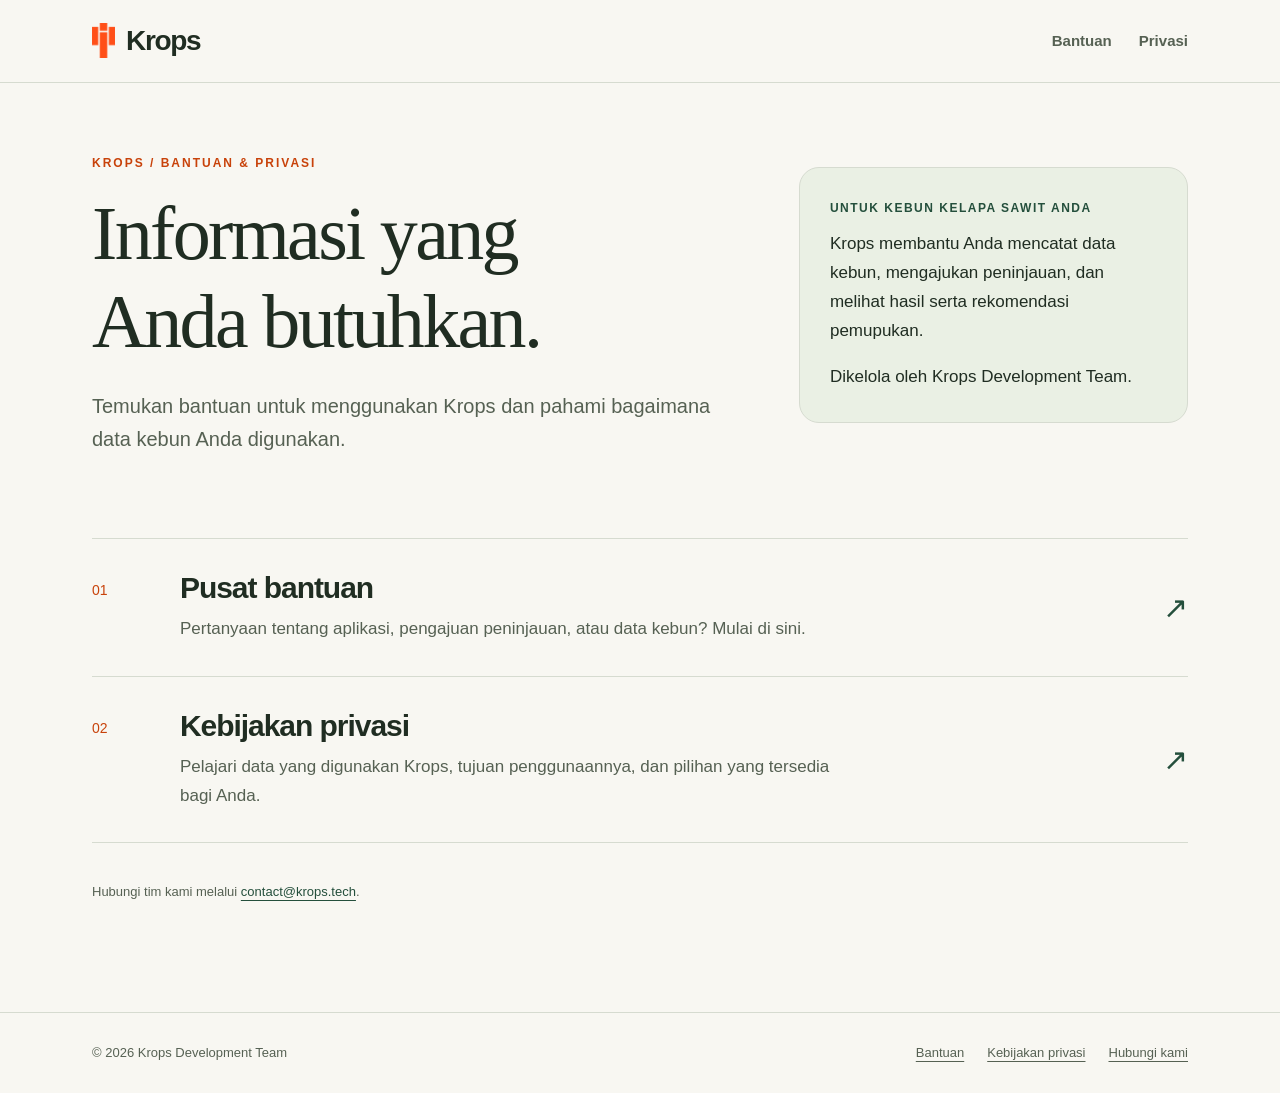
<file: index.html>
<!doctype html>
<html lang="id">
<head>
  <meta charset="utf-8">
  <meta name="viewport" content="width=device-width, initial-scale=1">
  <meta name="description" content="Pusat bantuan dan kebijakan privasi Krops, aplikasi untuk data kebun dan perencanaan pemupukan kelapa sawit.">
  <meta name="theme-color" content="#f8f7f2">
  <title>Krops — Bantuan &amp; Privasi</title>
  <link rel="icon" type="image/png" href="assets/krops-mark.png">
  <link rel="stylesheet" href="assets/site.css">
</head>
<body>
  <a class="skip-link" href="#utama">Lewati ke konten utama</a>
  <header class="site-header">
    <div class="header-inner">
      <a class="brand" href="./" aria-label="Krops, halaman utama"><img src="assets/krops-mark.png" alt="" width="23" height="35">Krops</a>
      <nav class="site-nav" aria-label="Navigasi utama">
        <a href="support/">Bantuan</a>
        <a href="privacy/">Privasi</a>
      </nav>
    </div>
  </header>
  <main id="utama">
    <div class="hero">
      <div>
        <p class="eyebrow">Krops / Bantuan &amp; Privasi</p>
        <h1>Informasi yang Anda butuhkan.</h1>
        <p class="lead">Temukan bantuan untuk menggunakan Krops dan pahami bagaimana data kebun Anda digunakan.</p>
      </div>
      <aside class="hero-side" aria-label="Tentang Krops">
        <p class="small-label">Untuk kebun kelapa sawit Anda</p>
        <p>Krops membantu Anda mencatat data kebun, mengajukan peninjauan, dan melihat hasil serta rekomendasi pemupukan.</p>
        <p>Dikelola oleh Krops Development Team.</p>
      </aside>
    </div>
    <div class="home-links">
      <a class="home-link" href="support/">
        <span class="number" aria-hidden="true">01</span>
        <div><h2>Pusat bantuan</h2><p>Pertanyaan tentang aplikasi, pengajuan peninjauan, atau data kebun? Mulai di sini.</p></div>
        <span class="arrow" aria-hidden="true">↗</span>
      </a>
      <a class="home-link" href="privacy/">
        <span class="number" aria-hidden="true">02</span>
        <div><h2>Kebijakan privasi</h2><p>Pelajari data yang digunakan Krops, tujuan penggunaannya, dan pilihan yang tersedia bagi Anda.</p></div>
        <span class="arrow" aria-hidden="true">↗</span>
      </a>
    </div>
    <p class="section-label contact-line">Hubungi tim kami melalui <a href="mailto:contact@krops.tech">contact@krops.tech</a>.</p>
  </main>
  <footer class="site-footer"><div class="footer-inner">
    <span>© 2026 Krops Development Team</span>
    <div class="footer-links"><a href="support/">Bantuan</a><a href="privacy/">Kebijakan privasi</a><a href="mailto:contact@krops.tech">Hubungi kami</a></div>
  </div></footer>
</body>
</html>
</file>
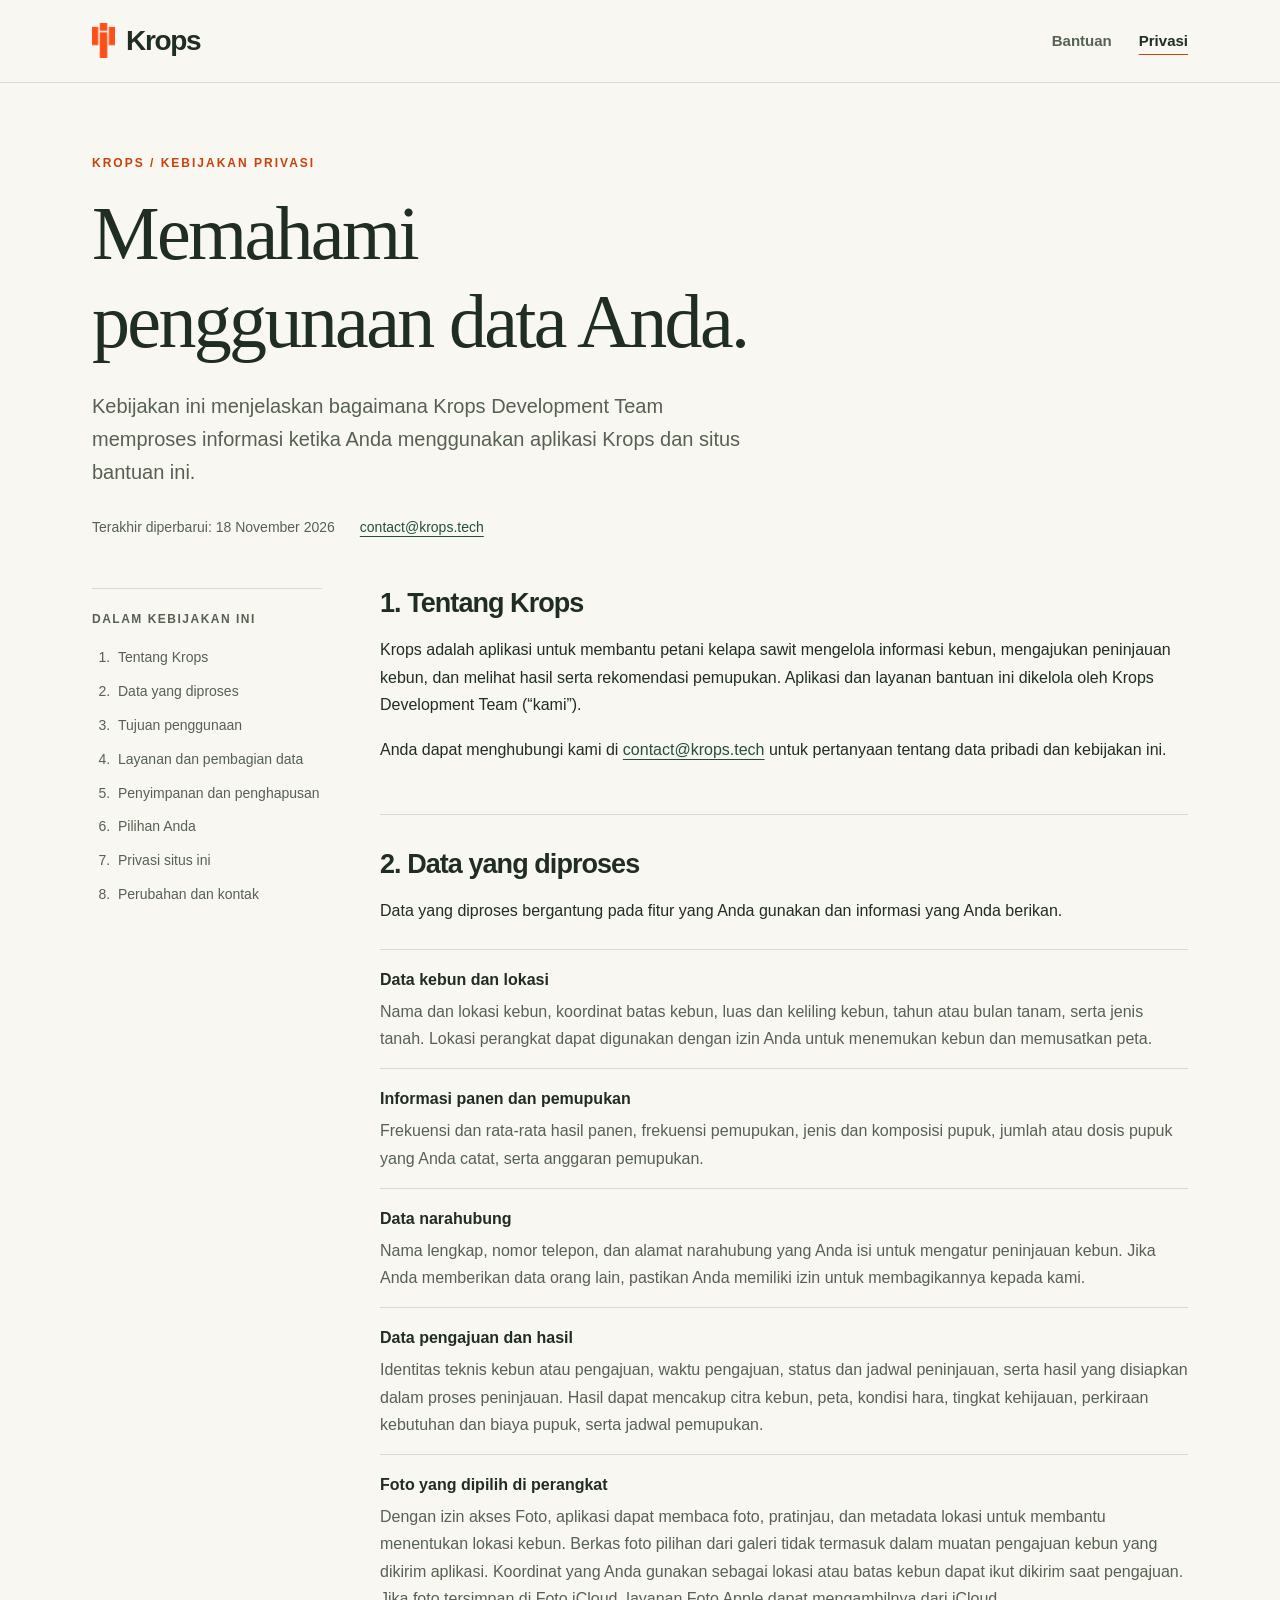
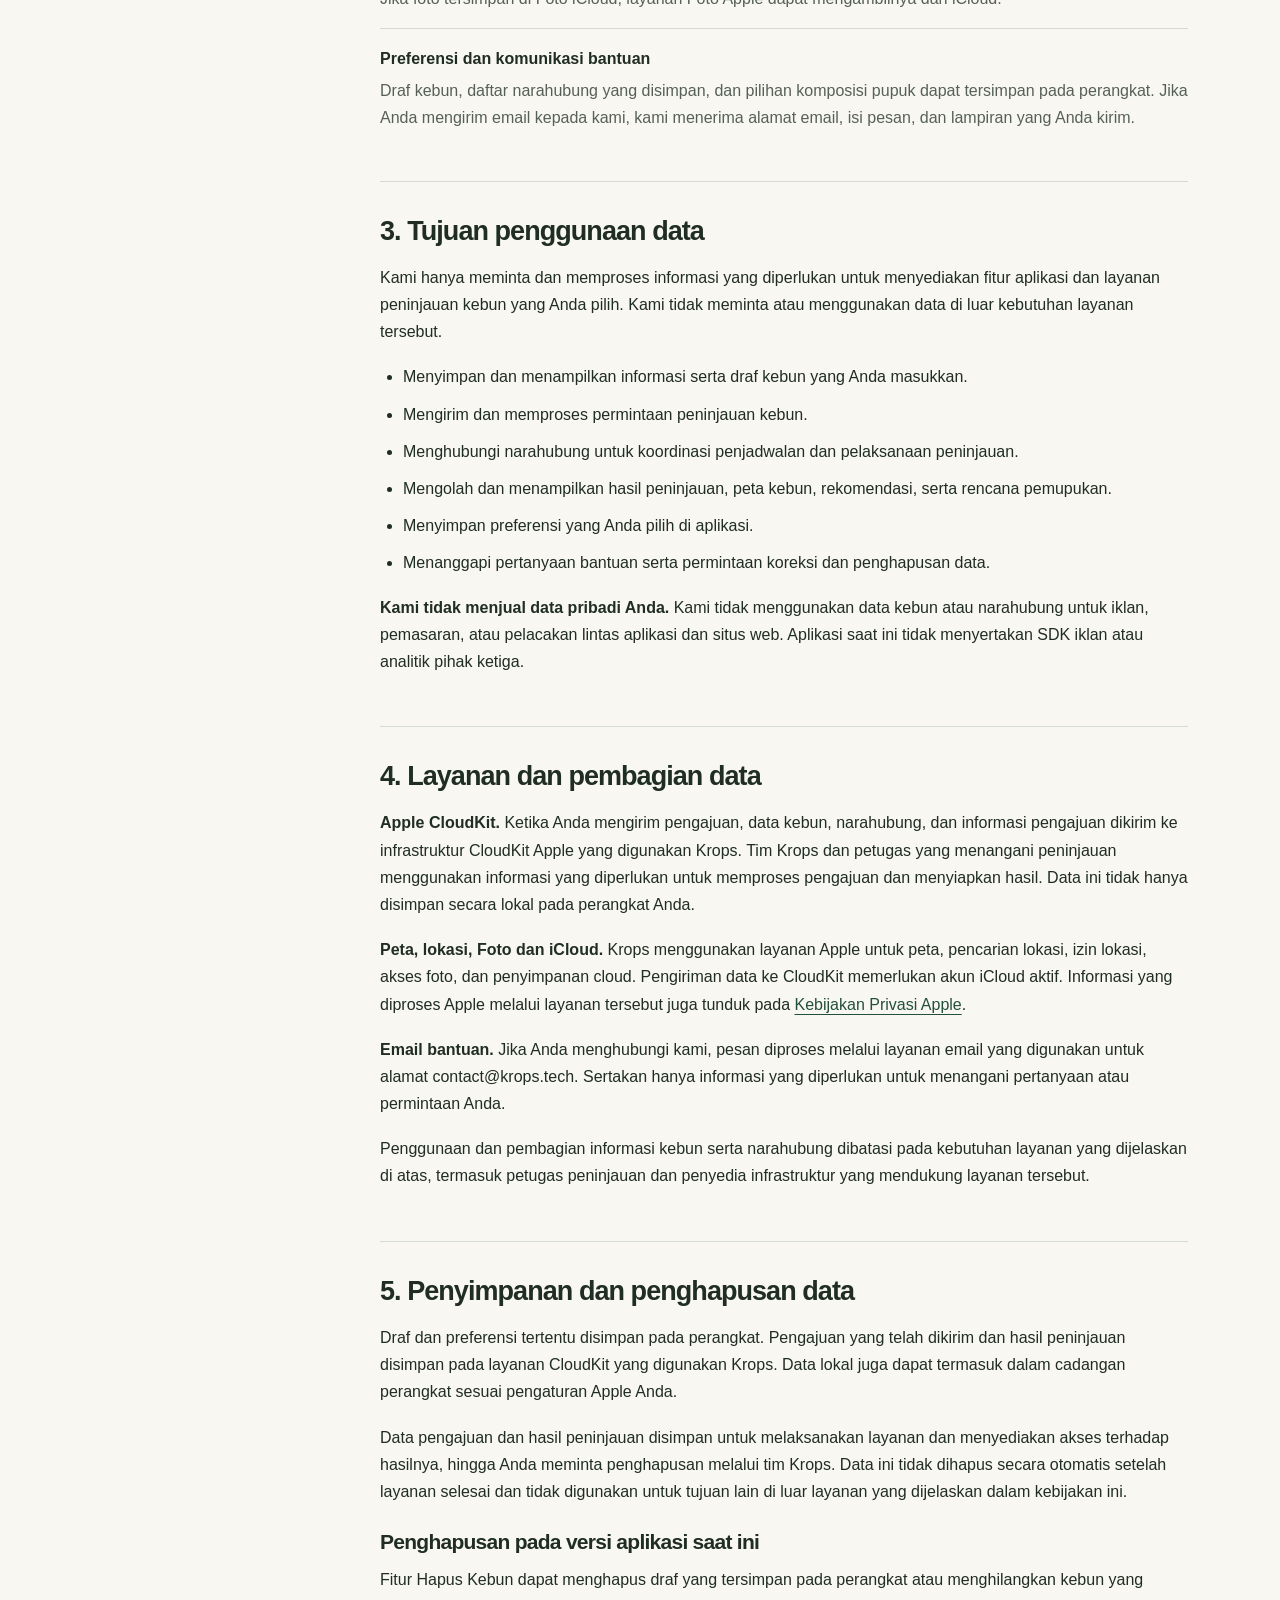
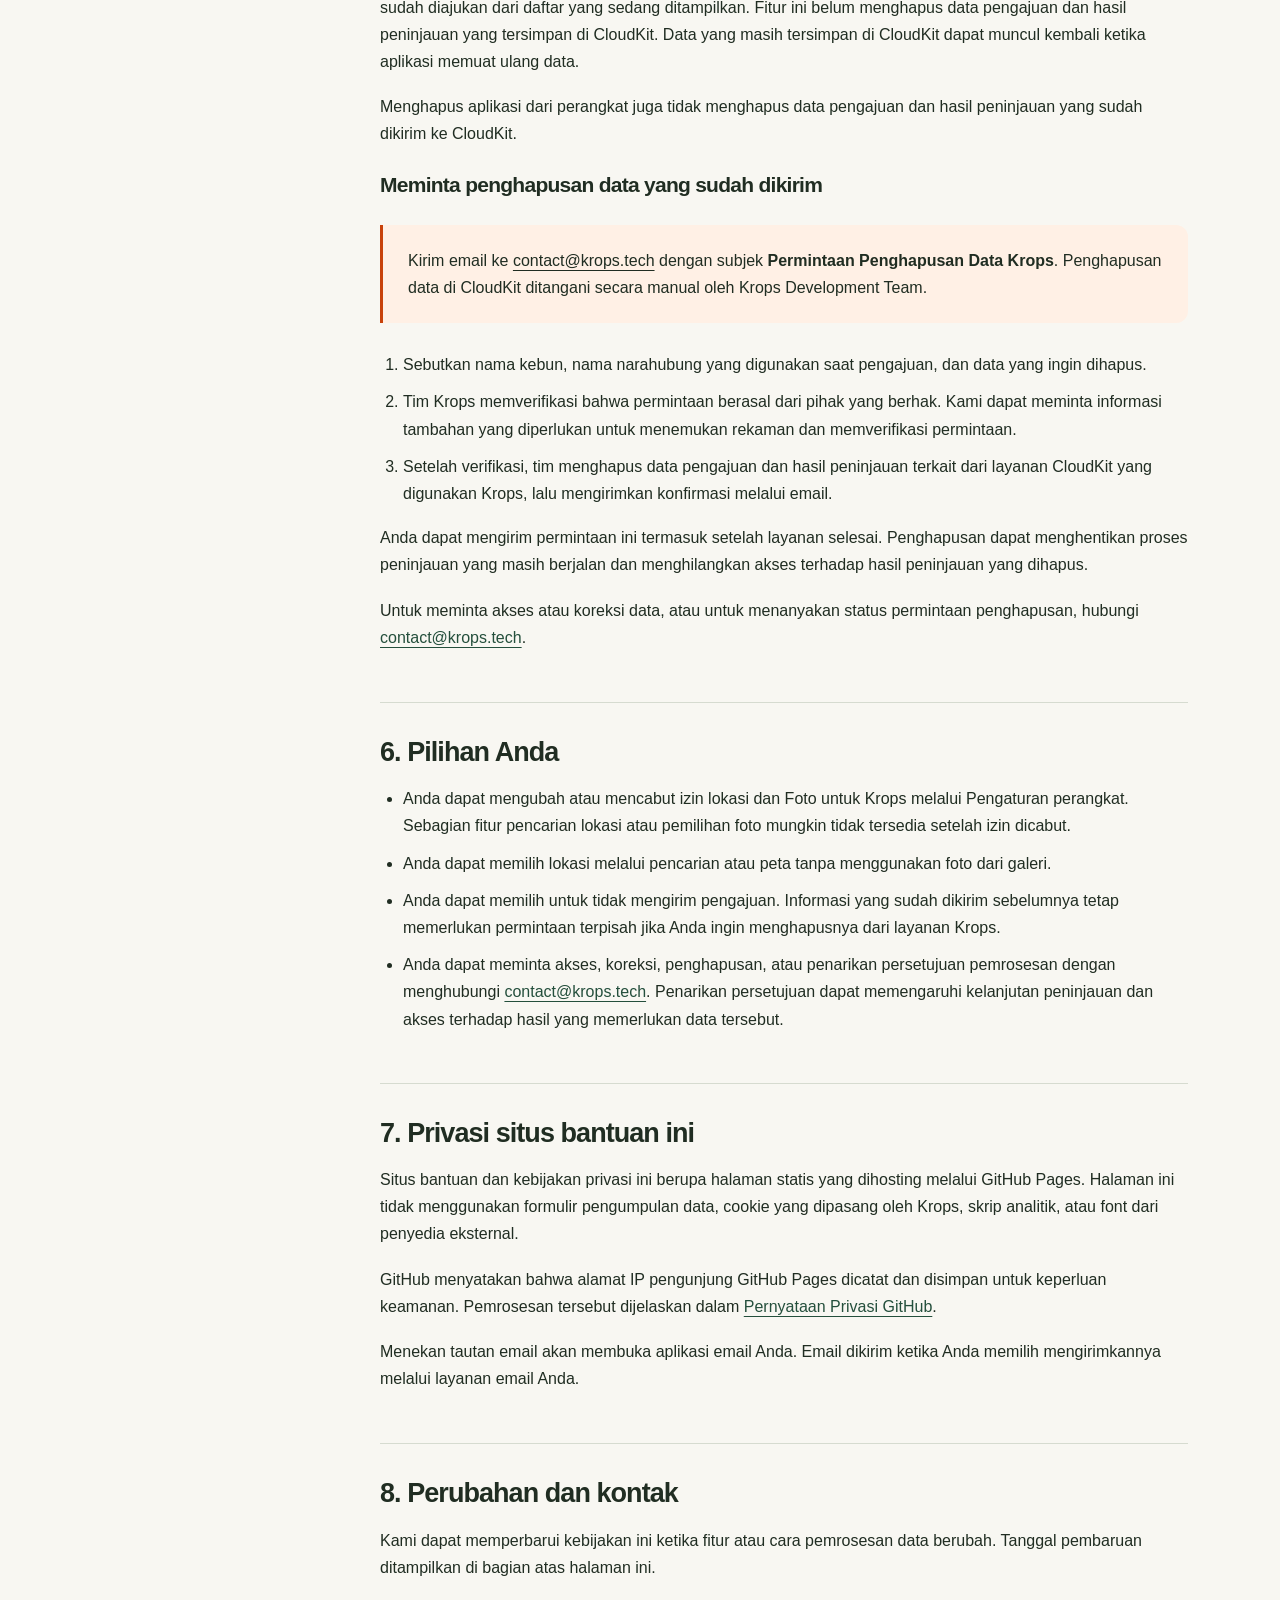
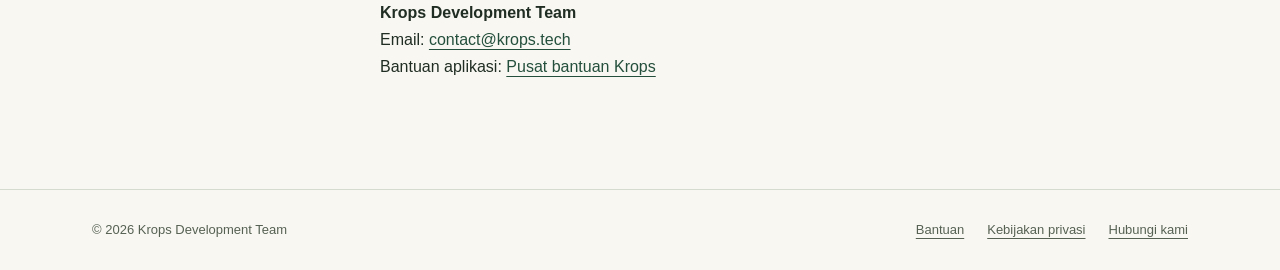
<file: privacy/index.html>
<!doctype html>
<html lang="id">
<head>
  <meta charset="utf-8">
  <meta name="viewport" content="width=device-width, initial-scale=1">
  <meta name="description" content="Kebijakan privasi Krops: informasi tentang data kebun, narahubung, lokasi, penggunaan layanan Apple, serta pilihan dan permintaan penghapusan data.">
  <meta name="theme-color" content="#f8f7f2">
  <title>Kebijakan Privasi — Krops</title>
  <link rel="icon" type="image/png" href="../assets/krops-mark.png">
  <link rel="stylesheet" href="../assets/site.css">
</head>
<body>
  <a class="skip-link" href="#utama">Lewati ke konten utama</a>
  <header class="site-header"><div class="header-inner">
    <a class="brand" href="../" aria-label="Krops, halaman utama"><img src="../assets/krops-mark.png" alt="" width="23" height="35">Krops</a>
    <nav class="site-nav" aria-label="Navigasi utama"><a href="../support/">Bantuan</a><a href="./" aria-current="page">Privasi</a></nav>
  </div></header>
  <main id="utama">
    <div class="page-intro">
      <p class="eyebrow">Krops / Kebijakan privasi</p>
      <h1>Memahami penggunaan data Anda.</h1>
      <p class="lead">Kebijakan ini menjelaskan bagaimana Krops Development Team memproses informasi ketika Anda menggunakan aplikasi Krops dan situs bantuan ini.</p>
      <div class="meta"><span>Terakhir diperbarui: <time datetime="2026-11-18">18 November 2026</time></span><span class="contact-line"><a href="mailto:contact@krops.tech">contact@krops.tech</a></span></div>
    </div>
    <div class="policy-layout">
      <nav class="toc" aria-label="Daftar isi kebijakan privasi">
        <p class="small-label">Dalam kebijakan ini</p>
        <ol>
          <li><a href="#tentang">Tentang Krops</a></li>
          <li><a href="#data">Data yang diproses</a></li>
          <li><a href="#tujuan">Tujuan penggunaan</a></li>
          <li><a href="#layanan">Layanan dan pembagian data</a></li>
          <li><a href="#penyimpanan">Penyimpanan dan penghapusan</a></li>
          <li><a href="#pilihan">Pilihan Anda</a></li>
          <li><a href="#situs">Privasi situs ini</a></li>
          <li><a href="#perubahan">Perubahan dan kontak</a></li>
        </ol>
      </nav>
      <article class="policy-copy" aria-label="Isi kebijakan privasi">
        <section class="policy-section" id="tentang">
          <h2>1. Tentang Krops</h2>
          <p>Krops adalah aplikasi untuk membantu petani kelapa sawit mengelola informasi kebun, mengajukan peninjauan kebun, dan melihat hasil serta rekomendasi pemupukan. Aplikasi dan layanan bantuan ini dikelola oleh Krops Development Team (“kami”).</p>
          <p>Anda dapat menghubungi kami di <a href="mailto:contact@krops.tech">contact@krops.tech</a> untuk pertanyaan tentang data pribadi dan kebijakan ini.</p>
        </section>
        <section class="policy-section" id="data">
          <h2>2. Data yang diproses</h2>
          <p>Data yang diproses bergantung pada fitur yang Anda gunakan dan informasi yang Anda berikan.</p>
          <dl class="data-list">
            <div><dt>Data kebun dan lokasi</dt><dd>Nama dan lokasi kebun, koordinat batas kebun, luas dan keliling kebun, tahun atau bulan tanam, serta jenis tanah. Lokasi perangkat dapat digunakan dengan izin Anda untuk menemukan kebun dan memusatkan peta.</dd></div>
            <div><dt>Informasi panen dan pemupukan</dt><dd>Frekuensi dan rata-rata hasil panen, frekuensi pemupukan, jenis dan komposisi pupuk, jumlah atau dosis pupuk yang Anda catat, serta anggaran pemupukan.</dd></div>
            <div><dt>Data narahubung</dt><dd>Nama lengkap, nomor telepon, dan alamat narahubung yang Anda isi untuk mengatur peninjauan kebun. Jika Anda memberikan data orang lain, pastikan Anda memiliki izin untuk membagikannya kepada kami.</dd></div>
            <div><dt>Data pengajuan dan hasil</dt><dd>Identitas teknis kebun atau pengajuan, waktu pengajuan, status dan jadwal peninjauan, serta hasil yang disiapkan dalam proses peninjauan. Hasil dapat mencakup citra kebun, peta, kondisi hara, tingkat kehijauan, perkiraan kebutuhan dan biaya pupuk, serta jadwal pemupukan.</dd></div>
            <div><dt>Foto yang dipilih di perangkat</dt><dd>Dengan izin akses Foto, aplikasi dapat membaca foto, pratinjau, dan metadata lokasi untuk membantu menentukan lokasi kebun. Berkas foto pilihan dari galeri tidak termasuk dalam muatan pengajuan kebun yang dikirim aplikasi. Koordinat yang Anda gunakan sebagai lokasi atau batas kebun dapat ikut dikirim saat pengajuan. Jika foto tersimpan di Foto iCloud, layanan Foto Apple dapat mengambilnya dari iCloud.</dd></div>
            <div><dt>Preferensi dan komunikasi bantuan</dt><dd>Draf kebun, daftar narahubung yang disimpan, dan pilihan komposisi pupuk dapat tersimpan pada perangkat. Jika Anda mengirim email kepada kami, kami menerima alamat email, isi pesan, dan lampiran yang Anda kirim.</dd></div>
          </dl>
        </section>
        <section class="policy-section" id="tujuan">
          <h2>3. Tujuan penggunaan data</h2>
          <p>Kami hanya meminta dan memproses informasi yang diperlukan untuk menyediakan fitur aplikasi dan layanan peninjauan kebun yang Anda pilih. Kami tidak meminta atau menggunakan data di luar kebutuhan layanan tersebut.</p>
          <ul>
            <li>Menyimpan dan menampilkan informasi serta draf kebun yang Anda masukkan.</li>
            <li>Mengirim dan memproses permintaan peninjauan kebun.</li>
            <li>Menghubungi narahubung untuk koordinasi penjadwalan dan pelaksanaan peninjauan.</li>
            <li>Mengolah dan menampilkan hasil peninjauan, peta kebun, rekomendasi, serta rencana pemupukan.</li>
            <li>Menyimpan preferensi yang Anda pilih di aplikasi.</li>
            <li>Menanggapi pertanyaan bantuan serta permintaan koreksi dan penghapusan data.</li>
          </ul>
          <p><strong>Kami tidak menjual data pribadi Anda.</strong> Kami tidak menggunakan data kebun atau narahubung untuk iklan, pemasaran, atau pelacakan lintas aplikasi dan situs web. Aplikasi saat ini tidak menyertakan SDK iklan atau analitik pihak ketiga.</p>
        </section>
        <section class="policy-section" id="layanan">
          <h2>4. Layanan dan pembagian data</h2>
          <p><strong>Apple CloudKit.</strong> Ketika Anda mengirim pengajuan, data kebun, narahubung, dan informasi pengajuan dikirim ke infrastruktur CloudKit Apple yang digunakan Krops. Tim Krops dan petugas yang menangani peninjauan menggunakan informasi yang diperlukan untuk memproses pengajuan dan menyiapkan hasil. Data ini tidak hanya disimpan secara lokal pada perangkat Anda.</p>
          <p><strong>Peta, lokasi, Foto dan iCloud.</strong> Krops menggunakan layanan Apple untuk peta, pencarian lokasi, izin lokasi, akses foto, dan penyimpanan cloud. Pengiriman data ke CloudKit memerlukan akun iCloud aktif. Informasi yang diproses Apple melalui layanan tersebut juga tunduk pada <a href="https://www.apple.com/legal/privacy/">Kebijakan Privasi Apple</a>.</p>
          <p><strong>Email bantuan.</strong> Jika Anda menghubungi kami, pesan diproses melalui layanan email yang digunakan untuk alamat contact@krops.tech. Sertakan hanya informasi yang diperlukan untuk menangani pertanyaan atau permintaan Anda.</p>
          <p>Penggunaan dan pembagian informasi kebun serta narahubung dibatasi pada kebutuhan layanan yang dijelaskan di atas, termasuk petugas peninjauan dan penyedia infrastruktur yang mendukung layanan tersebut.</p>
        </section>
        <section class="policy-section" id="penyimpanan">
          <h2>5. Penyimpanan dan penghapusan data</h2>
          <p>Draf dan preferensi tertentu disimpan pada perangkat. Pengajuan yang telah dikirim dan hasil peninjauan disimpan pada layanan CloudKit yang digunakan Krops. Data lokal juga dapat termasuk dalam cadangan perangkat sesuai pengaturan Apple Anda.</p>
          <p>Data pengajuan dan hasil peninjauan disimpan untuk melaksanakan layanan dan menyediakan akses terhadap hasilnya, hingga Anda meminta penghapusan melalui tim Krops. Data ini tidak dihapus secara otomatis setelah layanan selesai dan tidak digunakan untuk tujuan lain di luar layanan yang dijelaskan dalam kebijakan ini.</p>
          <h3>Penghapusan pada versi aplikasi saat ini</h3>
          <p>Fitur Hapus Kebun dapat menghapus draf yang tersimpan pada perangkat atau menghilangkan kebun yang sudah diajukan dari daftar yang sedang ditampilkan. Fitur ini belum menghapus data pengajuan dan hasil peninjauan yang tersimpan di CloudKit. Data yang masih tersimpan di CloudKit dapat muncul kembali ketika aplikasi memuat ulang data.</p>
          <p>Menghapus aplikasi dari perangkat juga tidak menghapus data pengajuan dan hasil peninjauan yang sudah dikirim ke CloudKit.</p>
          <h3>Meminta penghapusan data yang sudah dikirim</h3>
          <div class="note"><p>Kirim email ke <a href="mailto:contact@krops.tech?subject=Permintaan%20Penghapusan%20Data%20Krops">contact@krops.tech</a> dengan subjek <strong>Permintaan Penghapusan Data Krops</strong>. Penghapusan data di CloudKit ditangani secara manual oleh Krops Development Team.</p></div>
          <ol>
            <li>Sebutkan nama kebun, nama narahubung yang digunakan saat pengajuan, dan data yang ingin dihapus.</li>
            <li>Tim Krops memverifikasi bahwa permintaan berasal dari pihak yang berhak. Kami dapat meminta informasi tambahan yang diperlukan untuk menemukan rekaman dan memverifikasi permintaan.</li>
            <li>Setelah verifikasi, tim menghapus data pengajuan dan hasil peninjauan terkait dari layanan CloudKit yang digunakan Krops, lalu mengirimkan konfirmasi melalui email.</li>
          </ol>
          <p>Anda dapat mengirim permintaan ini termasuk setelah layanan selesai. Penghapusan dapat menghentikan proses peninjauan yang masih berjalan dan menghilangkan akses terhadap hasil peninjauan yang dihapus.</p>
          <p>Untuk meminta akses atau koreksi data, atau untuk menanyakan status permintaan penghapusan, hubungi <a href="mailto:contact@krops.tech?subject=Permintaan%20Data%20Krops">contact@krops.tech</a>.</p>
        </section>
        <section class="policy-section" id="pilihan">
          <h2>6. Pilihan Anda</h2>
          <ul>
            <li>Anda dapat mengubah atau mencabut izin lokasi dan Foto untuk Krops melalui Pengaturan perangkat. Sebagian fitur pencarian lokasi atau pemilihan foto mungkin tidak tersedia setelah izin dicabut.</li>
            <li>Anda dapat memilih lokasi melalui pencarian atau peta tanpa menggunakan foto dari galeri.</li>
            <li>Anda dapat memilih untuk tidak mengirim pengajuan. Informasi yang sudah dikirim sebelumnya tetap memerlukan permintaan terpisah jika Anda ingin menghapusnya dari layanan Krops.</li>
            <li>Anda dapat meminta akses, koreksi, penghapusan, atau penarikan persetujuan pemrosesan dengan menghubungi <a href="mailto:contact@krops.tech">contact@krops.tech</a>. Penarikan persetujuan dapat memengaruhi kelanjutan peninjauan dan akses terhadap hasil yang memerlukan data tersebut.</li>
          </ul>
        </section>
        <section class="policy-section" id="situs">
          <h2>7. Privasi situs bantuan ini</h2>
          <p>Situs bantuan dan kebijakan privasi ini berupa halaman statis yang dihosting melalui GitHub Pages. Halaman ini tidak menggunakan formulir pengumpulan data, cookie yang dipasang oleh Krops, skrip analitik, atau font dari penyedia eksternal.</p>
          <p>GitHub menyatakan bahwa alamat IP pengunjung GitHub Pages dicatat dan disimpan untuk keperluan keamanan. Pemrosesan tersebut dijelaskan dalam <a href="https://docs.github.com/en/site-policy/privacy-policies/github-general-privacy-statement">Pernyataan Privasi GitHub</a>.</p>
          <p>Menekan tautan email akan membuka aplikasi email Anda. Email dikirim ketika Anda memilih mengirimkannya melalui layanan email Anda.</p>
        </section>
        <section class="policy-section" id="perubahan">
          <h2>8. Perubahan dan kontak</h2>
          <p>Kami dapat memperbarui kebijakan ini ketika fitur atau cara pemrosesan data berubah. Tanggal pembaruan ditampilkan di bagian atas halaman ini.</p>
          <p class="contact-line"><strong>Krops Development Team</strong><br>Email: <a href="mailto:contact@krops.tech">contact@krops.tech</a><br>Bantuan aplikasi: <a href="../support/">Pusat bantuan Krops</a></p>
        </section>
      </article>
    </div>
  </main>
  <footer class="site-footer"><div class="footer-inner">
    <span>© 2026 Krops Development Team</span>
    <div class="footer-links"><a href="../support/">Bantuan</a><a href="./">Kebijakan privasi</a><a href="mailto:contact@krops.tech">Hubungi kami</a></div>
  </div></footer>
</body>
</html>
</file>
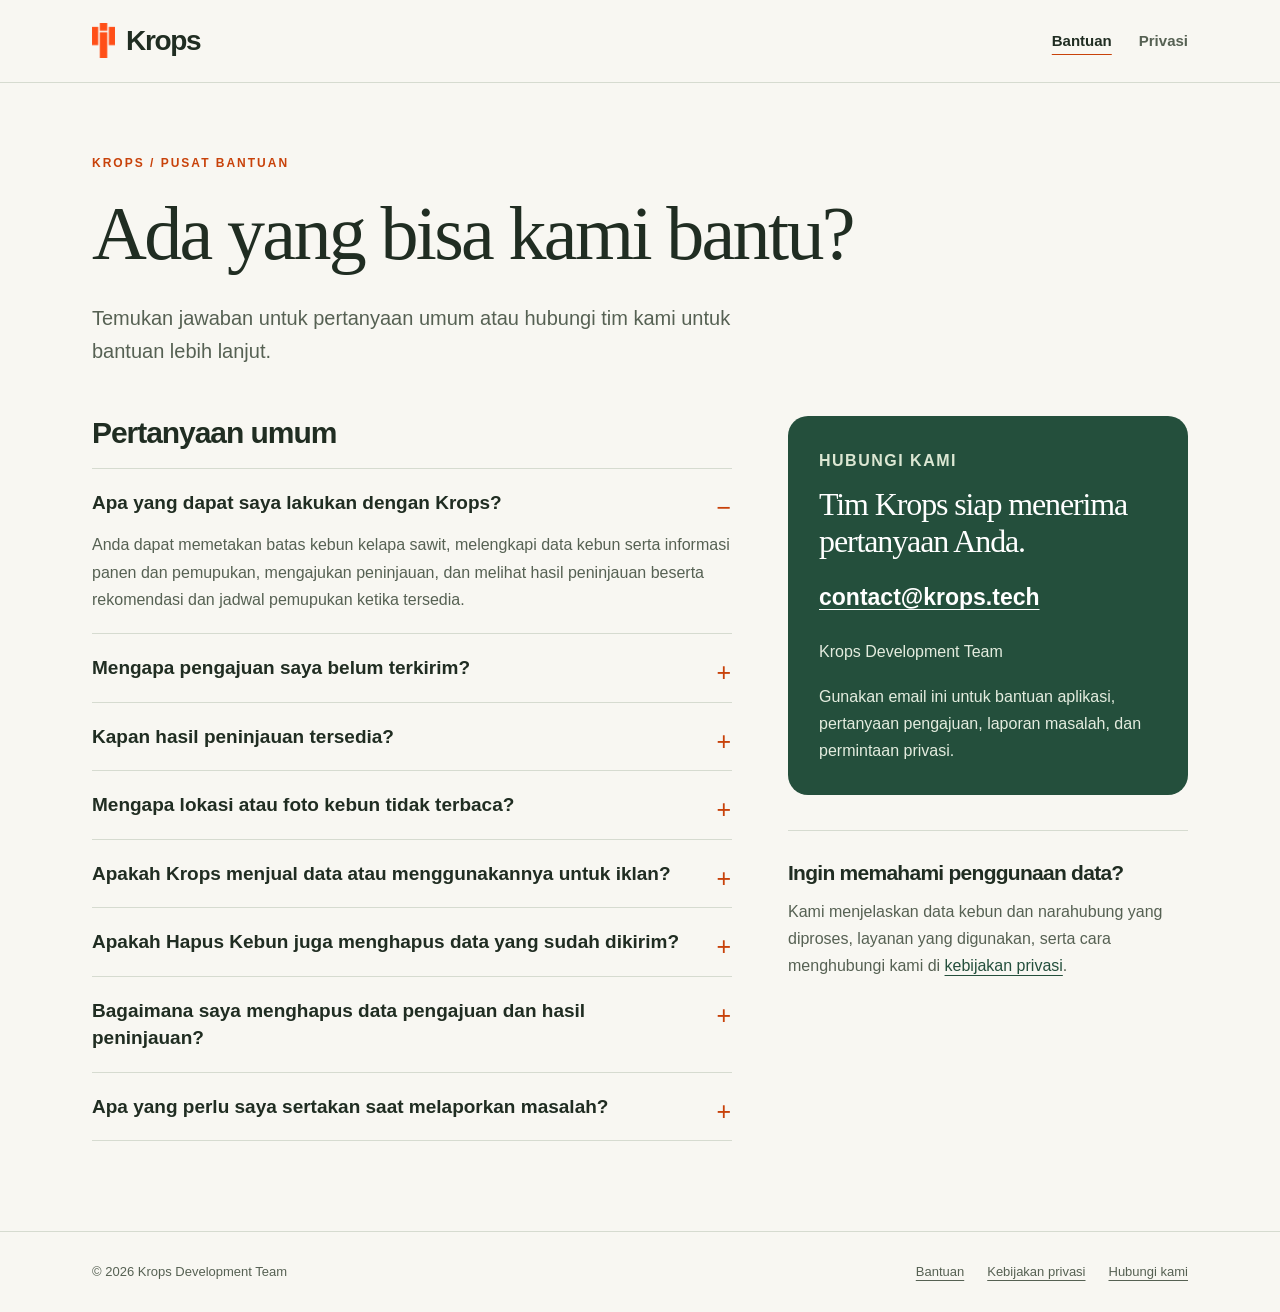
<file: support/index.html>
<!doctype html>
<html lang="id">
<head>
  <meta charset="utf-8">
  <meta name="viewport" content="width=device-width, initial-scale=1">
  <meta name="description" content="Dapatkan bantuan untuk Krops. Hubungi contact@krops.tech untuk pertanyaan aplikasi, peninjauan kebun, dan permintaan terkait data.">
  <meta name="theme-color" content="#f8f7f2">
  <title>Pusat Bantuan — Krops</title>
  <link rel="icon" type="image/png" href="../assets/krops-mark.png">
  <link rel="stylesheet" href="../assets/site.css">
</head>
<body>
  <a class="skip-link" href="#utama">Lewati ke konten utama</a>
  <header class="site-header"><div class="header-inner">
    <a class="brand" href="../" aria-label="Krops, halaman utama"><img src="../assets/krops-mark.png" alt="" width="23" height="35">Krops</a>
    <nav class="site-nav" aria-label="Navigasi utama"><a href="./" aria-current="page">Bantuan</a><a href="../privacy/">Privasi</a></nav>
  </div></header>
  <main id="utama">
    <div class="page-intro">
      <p class="eyebrow">Krops / Pusat bantuan</p>
      <h1>Ada yang bisa kami bantu?</h1>
      <p class="lead">Temukan jawaban untuk pertanyaan umum atau hubungi tim kami untuk bantuan lebih lanjut.</p>
    </div>
    <div class="support-layout">
      <section aria-labelledby="pertanyaan">
        <h2 id="pertanyaan">Pertanyaan umum</h2>
        <details open>
          <summary>Apa yang dapat saya lakukan dengan Krops?</summary>
          <p>Anda dapat memetakan batas kebun kelapa sawit, melengkapi data kebun serta informasi panen dan pemupukan, mengajukan peninjauan, dan melihat hasil peninjauan beserta rekomendasi dan jadwal pemupukan ketika tersedia.</p>
        </details>
        <details>
          <summary>Mengapa pengajuan saya belum terkirim?</summary>
          <ol>
            <li>Periksa koneksi internet perangkat Anda.</li>
            <li>Pastikan Anda masuk ke iCloud di Pengaturan iPhone atau iPad. Pengiriman data ke CloudKit memerlukan akun iCloud aktif.</li>
            <li>Periksa kelengkapan data kebun, narahubung, dan anggaran pada formulir pengajuan.</li>
            <li>Jika masih gagal, catat pesan kesalahan dan hubungi tim kami sebelum mencoba pengajuan berulang kali.</li>
          </ol>
        </details>
        <details>
          <summary>Kapan hasil peninjauan tersedia?</summary>
          <p>Pengajuan tidak menghasilkan analisis secara langsung. Peninjauan melibatkan penjadwalan kunjungan, pengambilan data kebun, dan pengolahan hasil. Periksa Status Peninjauan di aplikasi untuk melihat perkembangannya atau hubungi tim kami untuk menanyakan pengajuan Anda.</p>
        </details>
        <details>
          <summary>Mengapa lokasi atau foto kebun tidak terbaca?</summary>
          <p>Periksa izin lokasi dan foto untuk Krops di Pengaturan perangkat. Jika Anda memakai foto untuk menentukan lokasi, pilih foto yang memiliki metadata lokasi. Anda juga dapat mencari lokasi kebun melalui peta.</p>
        </details>
        <details>
          <summary>Apakah Krops menjual data atau menggunakannya untuk iklan?</summary>
          <p>Tidak. Krops hanya meminta dan memproses data yang diperlukan untuk fitur aplikasi dan layanan peninjauan kebun yang Anda pilih. Kami tidak menjual data pribadi dan tidak menggunakannya untuk iklan, pemasaran, atau pelacakan lintas aplikasi dan situs web. Saat Anda mengirim pengajuan, informasi yang diperlukan untuk layanan tetap dikirim dan disimpan melalui CloudKit.</p>
        </details>
        <details>
          <summary>Apakah Hapus Kebun juga menghapus data yang sudah dikirim?</summary>
          <p>Belum. Pada versi saat ini, Hapus Kebun menghapus draf lokal atau menghilangkan kebun dari daftar yang sedang ditampilkan. Data pengajuan dan hasil peninjauan di CloudKit tetap tersimpan dan dapat muncul kembali saat aplikasi memuat ulang data. Menghapus aplikasi juga tidak menghapus data yang sudah dikirim.</p>
          <p>Untuk menghapus data pengajuan dari layanan Krops, hubungi tim melalui email sesuai langkah di bawah.</p>
        </details>
        <details>
          <summary>Bagaimana saya menghapus data pengajuan dan hasil peninjauan?</summary>
          <p>Kirim email ke <a href="mailto:contact@krops.tech?subject=Permintaan%20Penghapusan%20Data%20Krops">contact@krops.tech</a> dengan subjek “Permintaan Penghapusan Data Krops”. Sebutkan nama kebun, nama narahubung saat pengajuan, dan data yang ingin dihapus. Anda dapat mengirim permintaan ini termasuk setelah layanan selesai.</p>
          <p>Penghapusan ditangani secara manual oleh Krops Development Team. Tim akan memverifikasi permintaan, menghapus data pengajuan serta hasil terkait dari CloudKit, dan mengirimkan konfirmasi melalui email. Penghapusan dapat menghentikan peninjauan yang masih berjalan dan menghilangkan akses terhadap hasil yang dihapus.</p>
          <p>Untuk meminta akses atau koreksi data, gunakan alamat email yang sama. Lihat <a href="../privacy/#penyimpanan">kebijakan penyimpanan dan penghapusan data</a> untuk rincian.</p>
        </details>
        <details>
          <summary>Apa yang perlu saya sertakan saat melaporkan masalah?</summary>
          <p>Sertakan langkah sebelum masalah muncul, pesan kesalahan, versi Krops, model perangkat, dan versi iOS atau iPadOS. Tangkapan layar dapat membantu; tutupi data pribadi yang tidak diperlukan. Jangan kirim kata sandi atau kode verifikasi akun Apple Anda.</p>
        </details>
      </section>
      <aside aria-label="Hubungi tim Krops">
        <div class="contact-box">
          <p class="small-label">Hubungi kami</p>
          <h2>Tim Krops siap menerima pertanyaan Anda.</h2>
          <a class="email" href="mailto:contact@krops.tech?subject=Bantuan%20Krops">contact@krops.tech</a>
          <p>Krops Development Team</p>
          <p>Gunakan email ini untuk bantuan aplikasi, pertanyaan pengajuan, laporan masalah, dan permintaan privasi.</p>
        </div>
        <div class="support-tip">
          <h3>Ingin memahami penggunaan data?</h3>
          <p>Kami menjelaskan data kebun dan narahubung yang diproses, layanan yang digunakan, serta cara menghubungi kami di <a href="../privacy/">kebijakan privasi</a>.</p>
        </div>
      </aside>
    </div>
  </main>
  <footer class="site-footer"><div class="footer-inner">
    <span>© 2026 Krops Development Team</span>
    <div class="footer-links"><a href="./">Bantuan</a><a href="../privacy/">Kebijakan privasi</a><a href="mailto:contact@krops.tech">Hubungi kami</a></div>
  </div></footer>
</body>
</html>
</file>
<file: assets/site.css>
@charset "UTF-8";
:root {
  color-scheme: light;
  --paper: #f8f7f2;
  --surface: #ffffff;
  --ink: #202d22;
  --muted: #566153;
  --line: #d6dbd0;
  --orange: #c8420a;
  --orange-soft: #fff0e5;
  --green: #244f3c;
  --green-soft: #eaf0e4;
  --radius: 20px;
  font-family: -apple-system, BlinkMacSystemFont, "Segoe UI", sans-serif;
}
* { box-sizing: border-box; }
html { scroll-behavior: smooth; scroll-padding-top: 100px; }
body { margin: 0; background: var(--paper); color: var(--ink); font-size: 17px; line-height: 1.7; }
a { color: var(--green); text-underline-offset: 4px; text-decoration-thickness: 1px; }
a:hover { text-decoration-thickness: 2px; }
a:focus-visible, summary:focus-visible { outline: 3px solid var(--orange); outline-offset: 5px; border-radius: 4px; }
img { display: block; max-width: 100%; }
.skip-link { position: absolute; left: 20px; top: -100px; padding: 10px 16px; background: var(--surface); z-index: 10; }
.skip-link:focus { top: 12px; }
.site-header { border-bottom: 1px solid var(--line); background: var(--paper); }
.header-inner { max-width: 1160px; margin: auto; padding: 23px 32px; display: flex; align-items: center; justify-content: space-between; gap: 20px; }
.brand { display: inline-flex; align-items: center; gap: 11px; color: var(--ink); text-decoration: none; font-size: 28px; line-height: 1; font-weight: 750; letter-spacing: -1.3px; }
.brand img { width: 23px; height: 35px; object-fit: contain; }
.site-nav { display: flex; flex-wrap: wrap; align-items: center; gap: 8px 27px; font-size: 15px; font-weight: 600; }
.site-nav a { color: var(--muted); text-decoration: none; padding: 5px 0; }
.site-nav a:hover, .site-nav a[aria-current="page"] { color: var(--ink); text-decoration: underline; text-decoration-color: var(--orange); text-underline-offset: 8px; }
main { max-width: 1160px; margin: 0 auto; padding: 70px 32px 90px; }
.eyebrow { margin: 0 0 16px; color: var(--orange); text-transform: uppercase; font-size: 12px; font-weight: 750; letter-spacing: 2px; }
h1, h2, h3 { line-height: 1.16; letter-spacing: -.035em; text-wrap: balance; }
h1 { margin: 0 0 25px; font-family: Georgia, "Times New Roman", serif; font-weight: 500; font-size: clamp(42px, 6.2vw, 76px); max-width: 790px; }
h2 { font-size: 30px; font-weight: 650; margin: 0 0 17px; }
h3 { font-size: 21px; margin: 25px 0 12px; }
p { margin: 0 0 18px; }
.lead { color: var(--muted); font-size: 20px; line-height: 1.65; max-width: 680px; }
.hero { display: grid; grid-template-columns: minmax(0, 1.65fr) minmax(260px, 1fr); align-items: start; gap: 65px; }
.hero-side { border: 1px solid var(--line); background: var(--green-soft); padding: 30px; border-radius: var(--radius); margin-top: 14px; }
.hero-side .small-label { color: var(--green); }
.hero-side p:last-child { margin-bottom: 0; }
.small-label { margin-bottom: 12px; color: var(--muted); font-size: 12px; font-weight: 750; text-transform: uppercase; letter-spacing: 1.5px; }
.home-links { margin-top: 64px; border-top: 1px solid var(--line); }
.home-link { padding: 32px 0; display: grid; grid-template-columns: 70px minmax(0, 1fr) 45px; align-items: center; gap: 18px; text-decoration: none; color: var(--ink); border-bottom: 1px solid var(--line); }
.home-link .number { color: var(--orange); font-size: 14px; align-self: start; padding-top: 8px; }
.home-link h2 { margin: 0 0 9px; }
.home-link p { color: var(--muted); margin: 0; max-width: 680px; }
.arrow { font-size: 30px; text-align: right; color: var(--green); }
.home-link:hover h2 { text-decoration: underline; text-underline-offset: 6px; }
.page-intro { margin-bottom: 48px; }
.meta { display: flex; flex-wrap: wrap; gap: 8px 25px; color: var(--muted); font-size: 14px; margin-top: 27px; }
.support-layout { display: grid; grid-template-columns: minmax(0, 1.6fr) minmax(270px, 1fr); gap: 56px; align-items: start; }
.contact-box { background: var(--green); color: #fff; border-radius: var(--radius); padding: 31px; }
.contact-box h2 { font-family: Georgia, "Times New Roman", serif; font-weight: 400; font-size: 32px; }
.contact-box a { color: #fff; overflow-wrap: anywhere; }
.contact-box p { color: #e4ecdf; font-size: 16px; }
.contact-box .email { display: inline-block; font-size: clamp(18px, 2.3vw, 23px); font-weight: 650; margin: 1px 0 20px; }
.contact-box .small-label { color: #dce7d3; }
.contact-box p:last-child { margin-bottom: 0; }
.section-label { margin-top: 38px; color: var(--muted); font-size: 13px; }
details { border-top: 1px solid var(--line); padding: 20px 0; }
details:last-of-type { border-bottom: 1px solid var(--line); }
summary { position: relative; padding-right: 30px; font-size: 19px; font-weight: 600; cursor: pointer; line-height: 1.45; list-style: none; }
summary::-webkit-details-marker { display: none; }
summary::after { position: absolute; right: 1px; top: 0; content: "+"; color: var(--orange); font-weight: 400; font-size: 25px; }
details[open] summary::after { content: "−"; }
details p { color: var(--muted); margin: 15px 0 0; font-size: 16px; }
details ol, details ul { color: var(--muted); font-size: 16px; padding-left: 24px; margin-bottom: 0; }
.note { padding: 22px 25px; border-left: 3px solid var(--orange); background: var(--orange-soft); border-radius: 0 12px 12px 0; margin: 28px 0; }
.note p { margin: 0; }
.note a { color: var(--ink); }
.support-tip { padding-top: 30px; margin-top: 35px; border-top: 1px solid var(--line); }
.support-tip h3 { margin-top: 0; }
.support-tip p { color: var(--muted); font-size: 16px; }
.policy-layout { display: grid; grid-template-columns: 230px minmax(0, 1fr); gap: 58px; align-items: start; }
.toc { position: sticky; top: 28px; border-top: 1px solid var(--line); padding-top: 20px; font-size: 14px; }
.toc ol { margin: 0; padding-left: 22px; color: var(--muted); }
.toc li { padding: 5px 0 5px 4px; }
.toc a { color: var(--muted); text-decoration: none; }
.toc a:hover { color: var(--ink); text-decoration: underline; }
.policy-copy { min-width: 0; }
.policy-section { padding-bottom: 33px; margin-bottom: 34px; border-bottom: 1px solid var(--line); }
.policy-section:last-child { border-bottom: 0; margin-bottom: 0; padding-bottom: 0; }
.policy-section h2 { font-size: 27px; }
.policy-section p, .policy-section li { font-size: 16px; }
.policy-section ul, .policy-section ol { padding-left: 23px; }
.policy-section li { margin-bottom: 10px; }
.policy-section .note p { font-size: 16px; }
.data-list { margin: 24px 0 0; }
.data-list div { padding: 16px 0; border-top: 1px solid var(--line); }
.data-list dt { font-weight: 650; font-size: 16px; }
.data-list dd { margin: 5px 0 0; color: var(--muted); font-size: 16px; }
.site-footer { border-top: 1px solid var(--line); }
.footer-inner { max-width: 1160px; margin: auto; padding: 29px 32px; display: flex; flex-wrap: wrap; justify-content: space-between; gap: 12px 24px; color: var(--muted); font-size: 13px; }
.footer-links { display: flex; flex-wrap: wrap; gap: 8px 23px; }
.footer-links a { color: var(--muted); }
.contact-line { overflow-wrap: anywhere; }
@media (max-width: 820px) {
  .hero, .support-layout { grid-template-columns: 1fr; gap: 30px; }
  .hero-side { margin-top: 0; max-width: 600px; }
  .policy-layout { grid-template-columns: 1fr; gap: 35px; }
  .toc { position: static; padding-bottom: 25px; border-bottom: 1px solid var(--line); }
  .toc ol { columns: 2; column-gap: 30px; }
  .toc li { break-inside: avoid; }
  .contact-box { max-width: 600px; }
}
@media (max-width: 520px) {
  body { font-size: 16px; }
  .header-inner { padding: 21px 22px; gap: 15px; align-items: flex-start; }
  .brand { font-size: 26px; }
  .brand img { height: 31px; width: 20px; }
  .site-nav { gap: 7px 16px; font-size: 13px; padding-top: 3px; }
  main { padding: 43px 22px 58px; }
  h1 { font-size: 46px; }
  h2 { font-size: 27px; }
  .lead { font-size: 18px; }
  .home-links { margin-top: 37px; }
  .home-link { grid-template-columns: 28px minmax(0, 1fr) 22px; gap: 11px; padding: 27px 0; }
  .home-link h2 { font-size: 25px; }
  .home-link p { font-size: 15px; }
  .arrow { font-size: 25px; }
  .hero-side, .contact-box { padding: 25px; }
  .page-intro { margin-bottom: 33px; }
  .toc ol { columns: 1; }
  .footer-inner { padding: 25px 22px; }
}
@media (prefers-reduced-motion: reduce) { html { scroll-behavior: auto; } }
@media print {
  body { background: #fff; color: #000; }
  .site-header, .site-footer, .toc, .skip-link { display: none; }
  main { padding: 0; max-width: none; }
  .hero, .support-layout, .policy-layout { display: block; }
  h1 { font-size: 34px; }
  .contact-box, .hero-side, .note { color: #000; background: #fff; border: 1px solid #aaa; }
  .contact-box p, .contact-box a { color: #000; }
  details p, details ol, details ul { display: block; }
}
</file>
